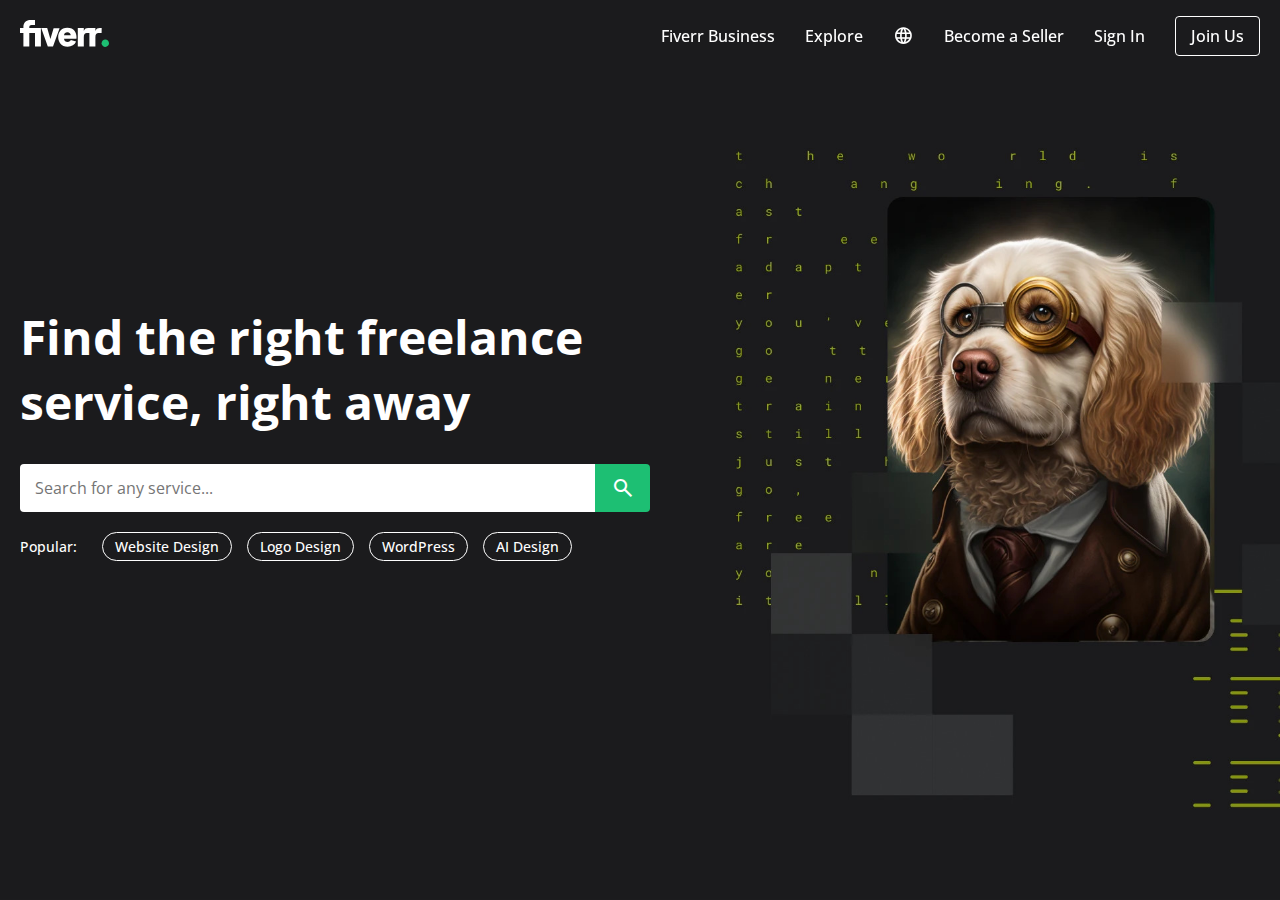
<file: Fiverr website clone/index.html>
<!DOCTYPE html>
<html lang="en">
<head>
    <meta charset="UTF-8">
    <meta name="viewport" content="width=device-width, initial-scale=1.0">
    <title>Fiverr Website</title>
    <link rel="stylesheet" href="style.css">
    <link rel="stylesheet" href="https://fonts.googleapis.com/css2?family=Material+Symbols+Outlined:opsz,wght,FILL,GRAD@48,400,0,0">
</head>
<body>
    <header>
        <nav class="navbar">
            <a href="#" class="logo">
                <img src="images/logo.svg" alt="Fiverr Logo">
            </a>
            <ul class="menu-links">
                <li><a href="#">Fiverr Business</a></li>
                <li><a href="#">Explore</a></li>
                <li class="language-item">
                    <a href="#">
                        <span class="material-symbols-outlined">language</span>
                    </a>
                </li>
                <li><a href="#">Become a Seller</a></li>
                <li><a href="#">Sign In</a></li>
                <li class="join-btn"><a href="#">Join Us</a></li>
                <span id="close-menu-btn" class="material-symbols-outlined">Close</span>
            </ul>
            <span id="hamburger-btn" class="material-symbols-outlined">menu</span>
        </nav>
    </header>

    <section class="hero-section">
        <div class="content">
            <h1>Find the right freelance service, right away</h1>
            <form action="#"class="search-form">
                <input type="text" placeholder="Search for any service..." required>
                <button class="material-symbols-outlined">search</button>
            </form>

            <div class="popular-tags">
                Popular:
                <ul class="tags">
                    <li><a href="#">Website Design</a></li>
                    <li><a href="#">Logo Design</a></li>
                    <li><a href="#">WordPress</a></li>
                    <li><a href="#">AI Design</a></li>
                </ul>
            </div>
        </div>
    </section>


    <script src="script.js"></script>
</body>
</html>
</file>
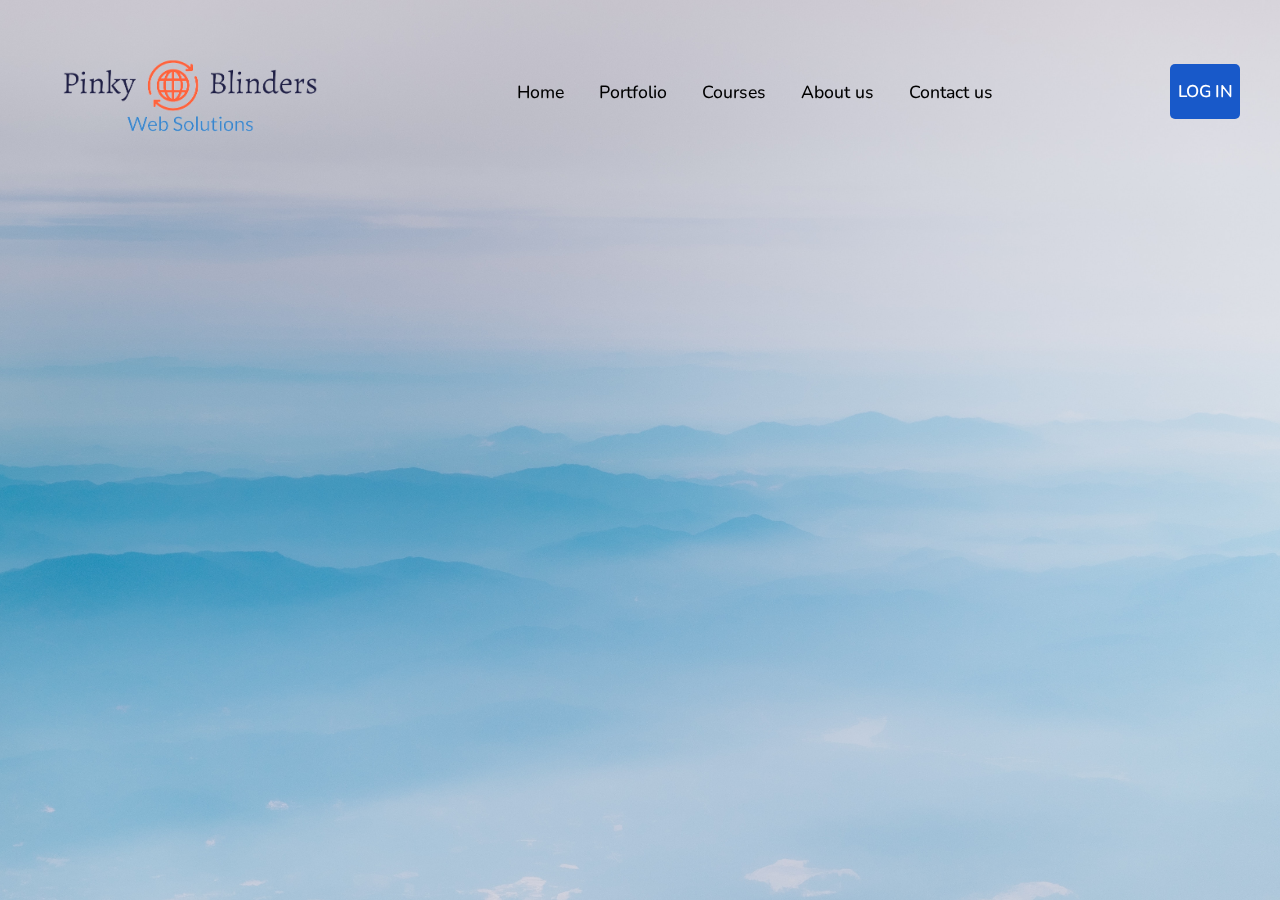
<file: Website with Login and Registration Form/index.html>
<!DOCTYPE html>
<html lang="en">
<head>
    <meta charset="UTF-8">
    <meta name="viewport" content="width=device-width, initial-scale=1.0">
    <title>Website with Login and Registration Form</title>
    <link rel="stylesheet" href="style.css">
    <link rel="stylesheet" href="https://fonts.googleapis.com/css2?family=Material+Symbols+Rounded:opsz,wght,FILL,GRAD@48,400,0,0">
</head>
<body>
    <header>
        <nav class="navbar">
            <span class="hamburger-btn material-symbols-rounded">menu</span>
            <a href="#" class="logo">
                <img src="img/image-removebg-preview (2).png" alt="logo">
            </a>
            <ul class="links">
                <span class="close-btn material-symbols-rounded">close</span>
                <li><a href="#">Home</a></li>
                <li><a href="#">Portfolio</a></li>
                <li><a href="#">Courses</a></li>
                <li><a href="#">About us</a></li>
                <li><a href="contactus.html">Contact us</a></li>
            </ul>
            <button class="login-btn">LOG IN</button>
        </nav>
    </header>
    <div class="blur-bg-overlay"></div>
    <div class="form-popup">
        <span class="close-btn material-symbols-rounded">close</span>
        <div class="form-box login">
            <div class="form-details">
                <h2>Welcome Back</h2>
                <p>Please log in using your personal information to stay connected with us.</p>
            </div>
            <div class="form-content">
                <h2>LOGIN</h2>
                <form action="#">
                    <div class="input-field">
                        <input type="text" required>
                        <label>Email</label>
                    </div>
                    <div class="input-field">
                        <input type="password" required>
                        <label>Password</label>
                    </div>
                    <a href="#" class="forgot-pass-link">Forgot password?</a>
                    <button type="submit">Log In</button>
                </form>
                <div class="bottom-link">
                    Don't have an account?
                    <a href="#" id="signup-link">Signup</a>
                </div>
            </div>
        </div>
        <div class="form-box signup">
            <div class="form-details">
                <h2>Create Account</h2>
                <p>To become a part of our community, please sign up using your personal information.</p>
            </div>
            <div class="form-content">
                <h2>SIGNUP</h2>
                <form action="#">
                    <div class="input-field">
                        <input type="text" required>
                        <label>Enter your email</label>
                    </div>
                    <div class="input-field">
                        <input type="password" required>
                        <label>Create password</label>
                    </div>
                    <div class="policy-text">
                        <input type="checkbox" id="policy">
                        <label for="policy">
                            I agree the
                            <a href="#" class="option">Terms & Conditions</a>
                        </label>
                    </div>
                    <button type="submit">Sign Up</button>
                </form>
                <div class="bottom-link">
                    Already have an account? 
                    <a href="#" id="login-link">Login</a>
                </div>
            </div>
        </div>
    </div>

    <script src="script.js"></script>
</body>
</html>
</file>
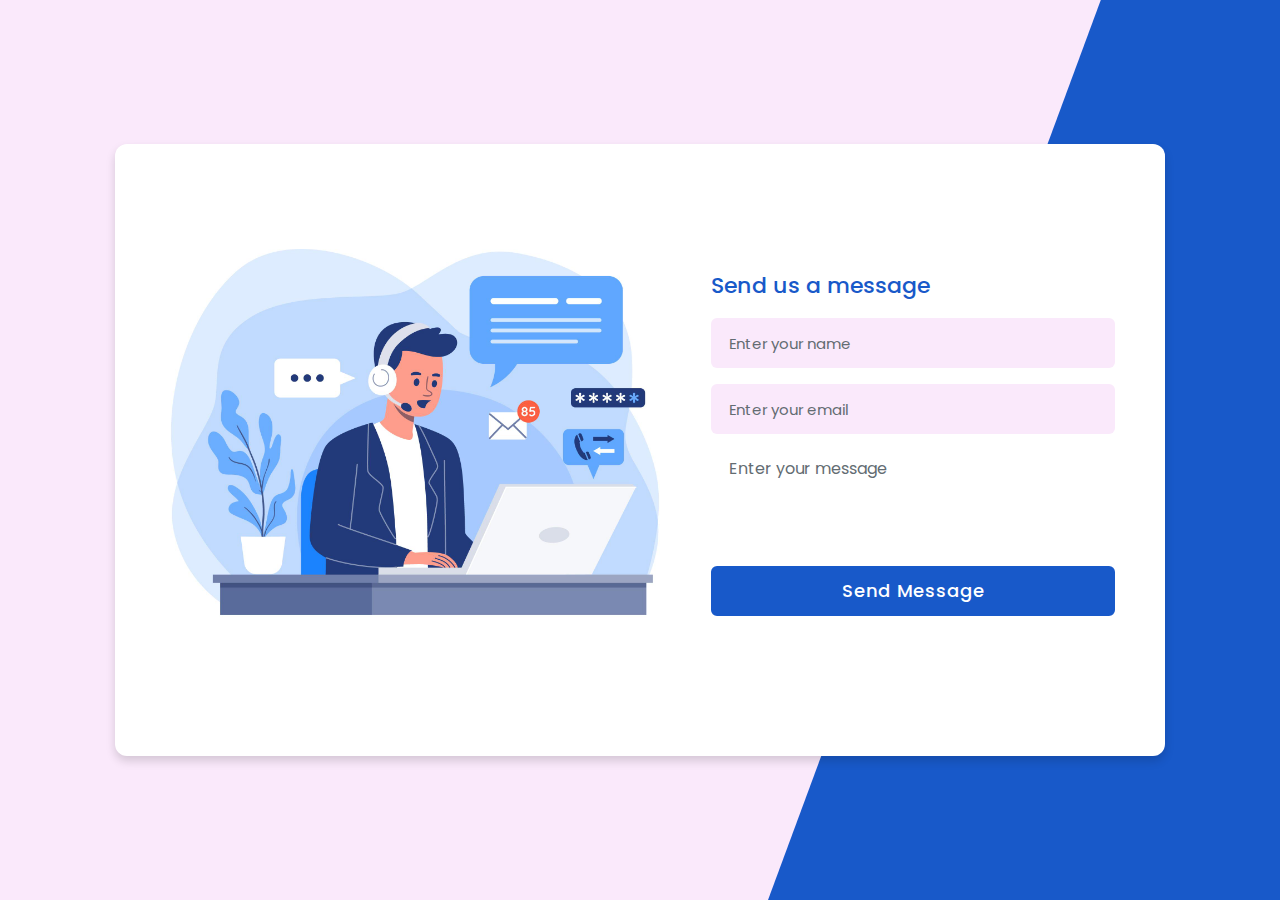
<file: Website with Login and Registration Form/contactus.html>
<!DOCTYPE html>
<html lang="en">
<head>
    <meta charset="UTF-8">
    <meta name="viewport" content="width=\, initial-scale=1.0">
    <title>Contact Us</title>
    <link rel="stylesheet" href="contactus.css">
</head>
<body>
    <div class="container">
        <div class="content">
          <div class="image-box">
           <img src="img/5124556.jpg" alt="">
          </div>
        <form action="#">
          <div class="topic">Send us a message</div>
          <div class="input-box">
            <input type="text" required>
            <label>Enter your name</label>
          </div>
          <div class="input-box">
            <input type="text" required>
            <label>Enter your email</label>
          </div>
          <div class="message-box">
            <label>Enter your message</label>
          </div>
          <div class="input-box">
            <input type="submit" value="Send Message">
          </div>
        </form>
      </div>
      </div>

    <script src="script.js"></script>
</body>
</html>
</file>
<file: Fiverr website clone/style.css>
@import url('https://fonts.googleapis.com/css2?family=Nunito:wght@300;400;500;600&family=Open+Sans:wght@300;400;500&family=Poppins:wght@200;300;400;500&display=swap');

*{
    margin: 0;
    padding: 0;
    box-sizing: border-box;
    font-family: 'Open Sans', sans-serif;
}

body{
    background: #1b1b1d;
}

header{
    position: fixed;
    left: 0;
    top: 0;
    width: 100%;
    z-index: 1;
    padding: 20px;
}

header .navbar{
    max-width: 1280px;
    margin: 0 auto;
    display: flex;
    align-items: center;
    justify-content: space-between;
}

.navbar .menu-links{
    display: flex;
    align-items: center;
    list-style: none;
    gap: 30px;
}

.navbar .menu-links li a{
    color: #fff;
    font-weight: 500;
    text-decoration: none;
    transition: 0.1s ease;
}

.navbar .menu-links .language-item a{
    display: flex;
    gap: 8px;
    align-items: center;
}

.navbar .menu-links .language-item span{
    font-size: 1.3rem;
}

.navbar .menu-links li a:hover{
    color: #1dbf73;
}

.navbar .menu-links .join-btn a{
border: 1px solid #fff;
padding: 8px 15px;
border-radius: 4px;
}

.navbar .menu-links .join-btn a:hover{
    color: #fff;
    border-color: transparent;
    background: #1dbf73;
}

.hero-section{
    height: 100vh;
    background-image: url(images/hero-img.jpg);
    background-position: center;
    background-size: cover;
    position: relative;
    display: flex;
    padding: 0 20px;
    align-items: center;
}

.hero-section .content{
    max-width: 1280px;
    margin: 0 auto 40px;
    width: 100%;
}

.hero-section .content h1{
    color: #fff;
    font-size: 3rem;
    max-width: 630px;
    line-height: 65px;
}

.hero-section .search-form{
    height: 48px;
    display: flex;
    max-width: 630px;
    margin-top: 30px;
}

.hero-section .search-form input{
    height: 100%;
    width: 100%;
    border: none;
    outline: none;
    padding: 0 15px;
    font-size: 1rem;
    border-radius: 4px 0 0 4px;
}

.hero-section .search-form button{
    height: 100%;
    width: 60px;
    border: none;
    outline: none;
    cursor: pointer;
    background: #1dbf73;
    color: #fff;
    border-radius: 0 4px 4px 0;
    transition: background 0.2s ease;
}

.hero-section .search-form button:hover{
    background: #19a463;
}

.hero-section .popular-tags{
    display: flex;
    color: #fff;
    gap: 25px;
    font-size: 0.875rem;
    font-weight: 500;
    margin-top: 25px;
}

.hero-section .popular-tags .tags{
    display: flex;
    gap: 15px;
    align-items: center;
    list-style: none;
}

.hero-section .tags li a{
    text-decoration: none;
    color: #fff;
    border: 1px solid #fff;
    padding: 4px 12px;
    border-radius: 50px;
    transition: 0.2s ease;
}

.hero-section .tags li a:hover{
    color: #000;
    background: #fff;
}

.navbar #hamburger-btn{
    color: #fff;
    cursor: pointer;
    display: none;
    font-size: 1.7rem;
}

.navbar #close-menu-btn{
    position: absolute;
    display: none;
    color: #000;
    top: 20px;
    right: 20px;
    cursor: pointer;
    font-size: 1.7rem;
}

@media screen and (max-width: 900px){
    header.show-mobile-menu::before{
        content: '';
        height: 100%;
        width: 100%;
        position: fixed;
        left: 0;
        top: 0;
        backdrop-filter: blur(5px);
    }

    .navbar .menu-links{
        height: 100vh;
        max-width: 300px;
        width: 100%;
        background: #fff;
        position: fixed;
        left: -300px;
        top: 0;
        display: block;
        padding: 75px 40px 0;
        transition: left 0.2s ease;
    }

    header.show-mobile-menu .navbar .menu-links{
        left: 0;
    }

    .navbar .menu-links li{
        margin-bottom: 30px;
    }

    .navbar .menu-links li a{
        color: #000;
        font-size: 1.1rem;
    }

    .navbar .menu-links .join-btn a{
        padding: 0;
    }

    .navbar .menu-links .join-btn a:hover{
        color: #1dbf73;
        background: none;
    }

    .navbar :is(#close-menu-btn, #hamburger-btn){
        display: block;
    }

    .hero-section{
        background: none;
    }

    .hero-section .content{
        margin: 0 auto 80px;
    }

    .hero-section .content :is(h1, .search-form){
        max-width: 100%;
    }

    .hero-section .content h1{
        text-align: center;
        font-size: 2.5rem;
        line-height: 55px;
    }

    .hero-section .search-form{
        display: block;
        margin-top: 20px;
    }

    .hero-section .search-form input{
        border-radius: 4px;
    }

    .hero-section .search-form button{
        margin-top: 20px;
        border-radius: 4px;
        width: 100%;
    }

    .hero-section .popular-tags{
        display: none;
    }

}
</file>
<file: Website with Login and Registration Form/style.css>
@import url('https://fonts.googleapis.com/css2?family=Nunito:wght@300;400;500;600&family=Poppins:wght@200;300;400;500&display=swap');

*{
    padding: 0;
    margin: 0;
    font-family: 'Nunito', sans-serif;
    box-sizing: border-box;
}

body{
    width: 100%;
    height: 100vh;
    background: url(img/yuriy-kovalev-nN1HSDtKdlw-unsplash.jpg) center/cover no-repeat;
}

header{
    position: fixed;
    width: 100%;
    top: 0;
    left: 0;
    z-index: 10;
    padding: 0 10px;
}

.navbar{
    display: flex;
    padding: 22px 0;
    align-items: center;
    max-width: 1200px;
    margin: 0 auto;
    justify-content: space-between;
}

.navbar .hamburger-btn{
    display: none;
    color: #000;
    cursor: pointer;
    font-size: 1.5rem;
}

.navbar .logo{
    display: flex;
    align-items: center;
    text-decoration: none;
}

.navbar .logo img{
    width: 300px;
    
}

.navbar .links{
    display: flex;
    gap: 35px;
    list-style: none;
    align-items: center;
}

.navbar .close-btn{
    position: absolute;
    right: 20px;
    top: 20px;
    display: none;
    color: #000;
    cursor: pointer;
}

.navbar .links a{
    color: #000;
    font-size: 1.1rem;
    font-weight: 500;
    text-decoration: none;
    transition: 0.1s ease;
}

.navbar .links a:hover{
    color: #193fff;
    border-radius: 5px;
}

.navbar .login-btn{
    border: none;
    outline: none;
    width: 70px;
    height:55px;
    border:none;
    border-radius:5px;
    font-size:17px;
    font-weight:600;
    color:#fff;
    background-color:#1859c9;
    cursor:pointer;
}

.navbar .login-btn:hover{
    
    background-color:#1859c9db;
}

.form-box h2 {
    text-align: center;
    margin-bottom: 29px;
}

.form-popup{
    position: fixed;
    top: 50%;
    left: 50%;
    z-index: 10;
    width: 100%;
    pointer-events: none;
    max-width: 720px;
    background: #fff;
    border: 2px solid #fff;
    transform: translate(-50%,-70%);
    opacity: 0;
}

.show-popup .form-popup{
    opacity: 1;
    pointer-events: auto;
    transform: translate(-50%,-50%);
    transition: transform 0.3s ease, opacity 0.1s;
}

.form-popup .close-btn{
    position: absolute;
    top: 12px;
    right: 12px;
    color: #878484;
    cursor: pointer;
}

.form-popup .close-btn:hover{
    color: #fff;
    background: #878484;
    border-radius: 50%;
}

.blur-bg-overlay{
    position: fixed;
    top: 0;
    left: 0;
    z-index: 10;
    height: 100%;
    width: 100%;
    opacity: 0;
    pointer-events: none;
    backdrop-filter: blur(5px);
    transition: 0.1s ease;
    
}

.show-popup .blur-bg-overlay{
    opacity: 1;
    pointer-events: auto;
}

.form-popup .form-box{
    display: flex;
}

.form-box .form-details{
    width: 100%;
    color: #000;
    max-width: 330px;
    text-align: center;
    display: flex;
    flex-direction: column;
    justify-content: center;
    align-items: center;
}

.login .form-details{
    padding: 0 40px;
    background: url(img/4957136.jpg);
    background-position: center;
    background-size: cover;
}

.signup .form-details{
    padding: 0 20px;
    background: url(img/6310507.jpg);
    background-position: center;
    background-size: cover;
}

.form-box .form-content{
    width: 100%;
    padding: 35px;
}

.form-box h2{
    text-align: center;
    margin-bottom: 29px;
}

form .input-field{
    position: relative;
    height: 50px;
    width: 100%;
    margin-top: 20px;
}

.input-field input{
    height: 100%;
    width: 100%;
    background: none;
    outline: none;
    font-size: 0.95rem;
    padding: 0 15px;
    border: 1px solid #717171;
    border-radius: 3px;
}

.input-field input:focus{
    border: 2px solid #1859c9;
}

.input-field label{
    position: absolute;
    top: 50%;
    left: 15px;
    transform: translateY(-50%);
    color: #787171;
    pointer-events: none;
    transition: 0.2s ease;
}

.input-field input:is(:focus,:valid){
    padding: 16px 15px 0;
}

.input-field input:is(:focus,:valid) ~ label{
    transform: translateY(-120%);
    color: #1859c9;
    font-size: 0.75rem;
}

.form-box a{
    color: #1859c9;
    text-decoration: none;
}

.form-box a:hover{
    text-decoration: underline;
}

form :where(.forgot-pass-link, .policy-text){
    display: inline-flex;
    margin-top: 13px;
    font-size: 0.95rem;
}

form button{
    border: none;
    outline: none;
    width: 100%;
    height:55px;
    border:none;
    border-radius:5px;
    font-size:17px;
    font-weight:600;
    color:#fff;
    background-color:#1859c9;
    cursor:pointer;
    margin: 20px 0;
}

form button:hover{
background-color:#1859c9db;
}

.form-content .bottom-link{
    text-align: center;
}

.form-popup .signup,
.form-popup.show-signup .login{
    display: none;
}

.form-popup.show-signup .signup{
    display: flex;
}

.signup .policy-text{
    display: flex;
    margin-top: 14px;
    align-items: center;
}

.signup .policy-text input{
    width: 14px;
    height: 14px;
    margin-right: 7px;
}

@media (max-width: 950px) {
    .navbar :is(.hamburger-btn, .close-btn){
        display: block;
    }

    .navbar{
        padding: 15px 0;
    }

    .navbar .logo img{
        display: none;
    }

    .navbar .links{
        position: fixed;
        top: 0;
        z-index: 10;
        left: -100%;
        display: block;
        height: 100vh;
        width: 100%;
        padding-top: 60px;
        text-align: center;
        background: #fff;
        transition: 0.2s ease;

    }

    .navbar .links.show-menu{
        left: 0;
    }

    .navbar .links a{
        display: inline-flex;
        margin: 20px 0;
        font-size: 1.2rem;
        color: #000;
    }

    .navbar .links a:hover{
        color: #1859c9;
    }

    .navbar .login-btn{
        font-size: 0.9rem;
        padding: 7px 10px;
    }
}

@media (max-width:760px) {
    .form-popup{
        width: 95%;
    }

    .form-box .form-details{
        display: none;
    }

    .form-box .form-content{
        padding: 30px 20px;
    }
}
</file>
<file: Website with Login and Registration Form/contactus.css>
@import url('https://fonts.googleapis.com/css2?family=Poppins:wght@200;300;400;500;600;700&display=swap');
*{
  margin: 0;
  padding: 0;
  box-sizing: border-box;
  font-family: 'Poppins',sans-serif;
}
body{
  height: 100vh;
  width: 100%;
  display: flex;
  align-items: center;
  justify-content: center;
  background: #fae9fb;
  position: relative;
}
body::before{
  content: '';
  position: absolute;
  height: 100%;
  width: 100%;
  left: 0;
  top: 0;
  background: #1859c9;
  clip-path: polygon(86% 0, 100% 0, 100% 100%, 60% 100%);
}
.container{
  z-index: 12;
  max-width: 1050px;
  width: 100%;
  background: #fff;
  border-radius: 12px;
  margin: 0 20px;
  box-shadow: 0 5px 10px rgba(0, 0, 0, 0.15);
}
.container .content{
  display: flex;
  align-items: center;
  justify-content: space-between;
  padding: 25px 20px;
}
.content .image-box{
  max-width: 55%;
}
.content .image-box img{
  width: 100%;
}
.content .topic{
  font-size: 22px;
  font-weight: 500;
  color: #1859c9;
}
.content form{
  width: 40%;
  margin-right: 30px;
}
.content .input-box{
  height: 50px;
  width: 100%;
  margin: 16px 0;
  position: relative;
}
.content .input-box input{
  position: absolute;
  height: 100%;
  width: 100%;
  border-radius: 6px;
  font-size: 16px;
  outline: none;
  padding-left: 16px;
  background: #fae9fb;
  border: 2px solid transparent;
  transition: all 0.3s ease;
}
.content .input-box input:focus,
.content .input-box input:valid{
  border-color: #1859c9;
  background-color: #fff;
}
.content .input-box label{
  position: absolute;
  left: 18px;
  top: 50%;
  color: #636c72;
  font-size: 15px;
  pointer-events: none;
  transform: translateY(-50%);
  transition: all 0.3s ease;
}
.content .input-box input:focus ~ label,
.content .input-box input:valid ~ label{
  top: 0;
  left: 12px;
  display: 14px;
  color: #1859c9;
  background: #fff;
}
.content .message-box{
  min-height: 100px;
  position: relative;
}
.content .message-box textarea{
  position: absolute;
  height: 100%;
  width: 100%;
  resize: none;
  background: #fae9fb;
  border: 2px solid transparent;
  border-radius: 6px;
  outline: none;
  transition: all 0.3s ease;
}
.content .message-box textarea:focus{
  border-color: #1859c9;
  background-color: #fff;
}
.content .message-box label{
  position: absolute;
  font-size: 16px;
  color: #636c72;
  left: 18px;
  top: 6px;
  pointer-events: none;
  transition: all 0.3s ease;
}
.content .message-box textarea:focus ~ label{
  left: 12px;
  top: -10px;
  color: #1859c9;
  font-size: 14px;
  background: #fff;
}
.content .input-box input[type="submit"]{
  color: #fff;
  background: #1859c9;
  padding-left: 0;
  font-size: 18px;
  font-weight: 500;
  cursor: pointer;
  letter-spacing: 1px;
  transition: all 0.3s ease;
}
.content .input-box input[type="submit"]:hover{
  background-color: #325ba2;
}
@media (max-width:1000px) {
  .content .image-box{
    max-width: 70%;
  }
  .content{
    padding: 10px 0;
  }
}
@media (max-width:900px) {
  .content .image-box{
    display: none;
  }
  .content form{
    width: 100%;
    margin-left: 30px;
  }
}
</file>
